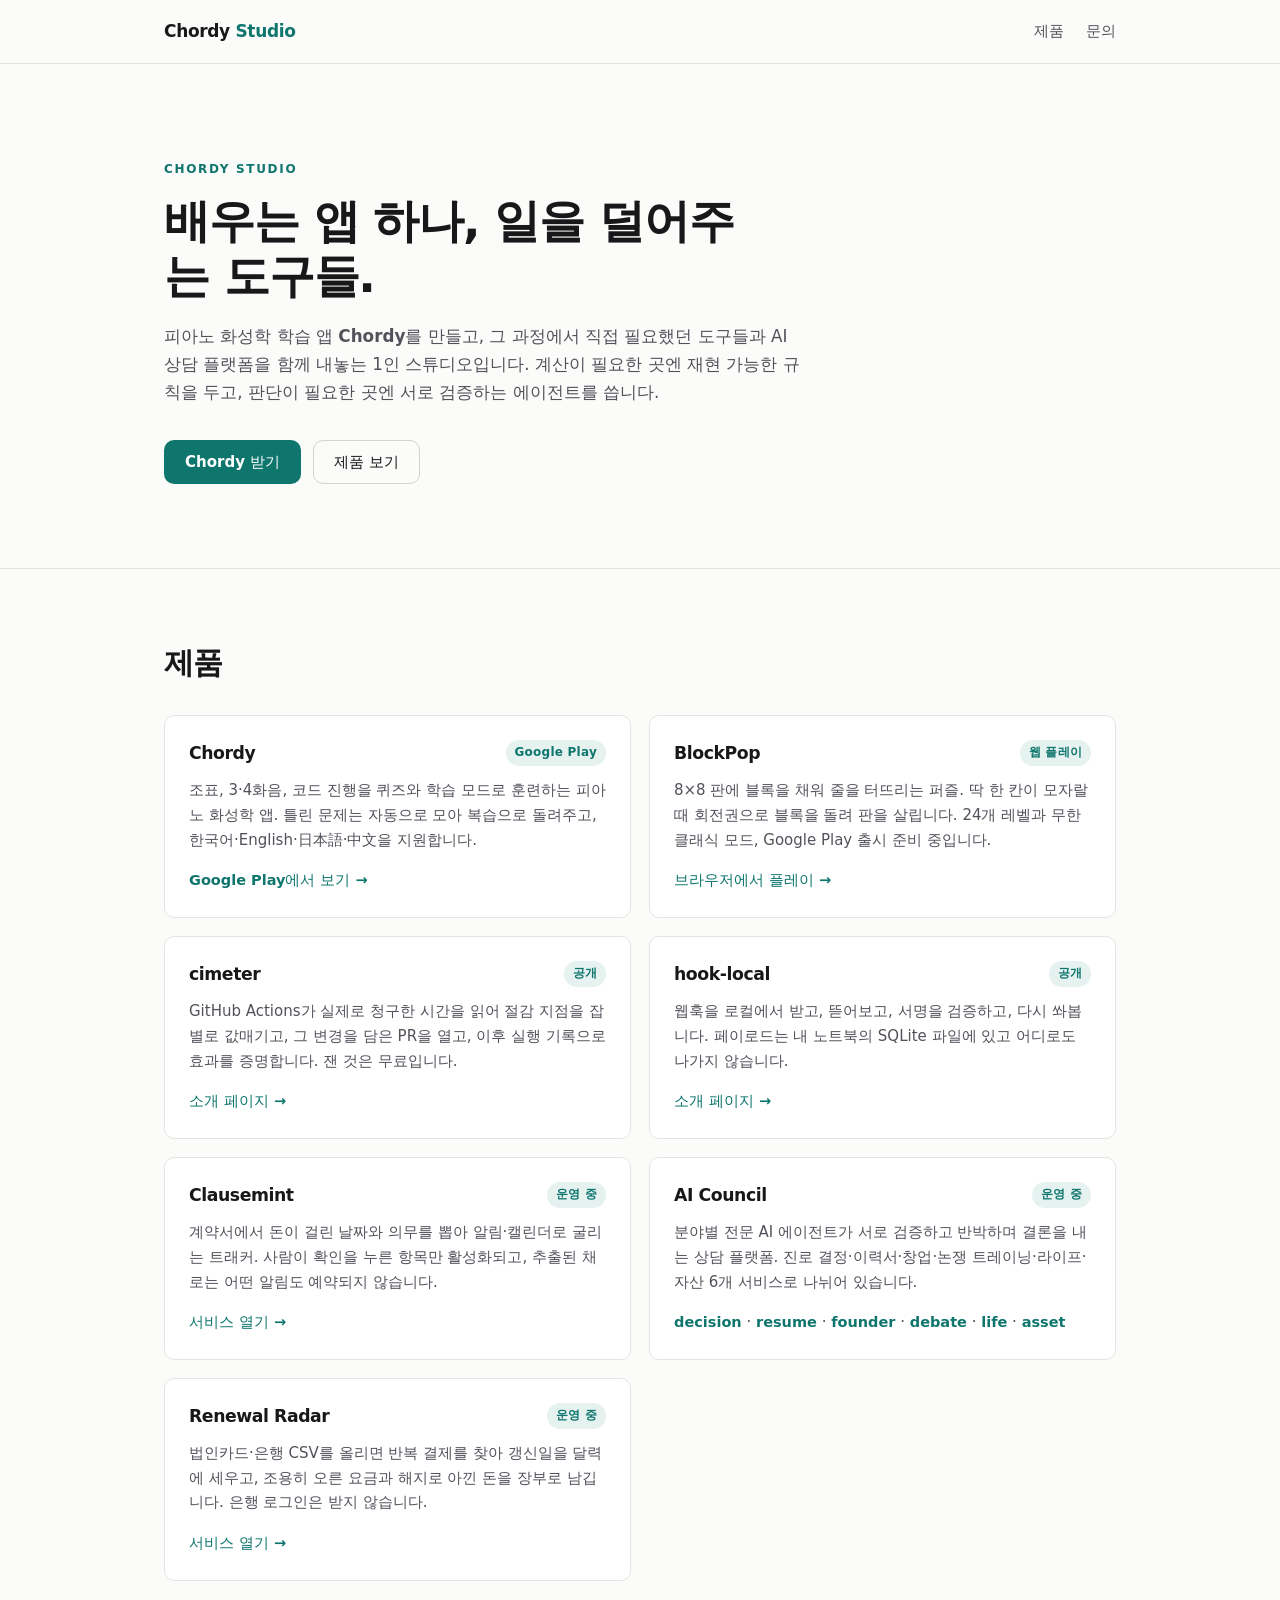
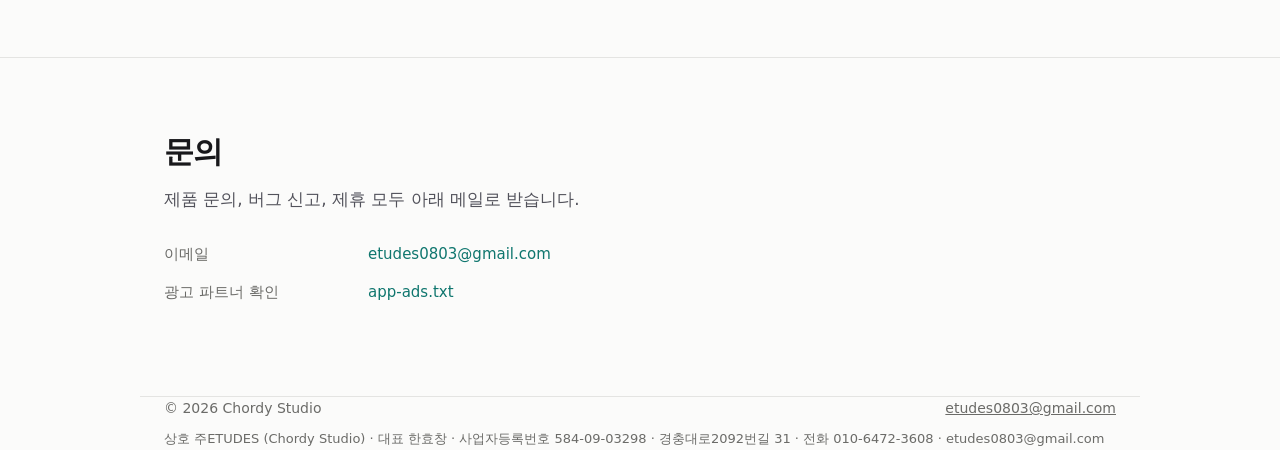
<file: index.html>
<!doctype html>
<html lang="ko">
<head>
<meta charset="utf-8">
<meta name="viewport" content="width=device-width, initial-scale=1">
<title>Chordy Studio</title>
<meta name="description" content="Chordy Studio는 피아노 학습 앱 Chordy와 개발·업무용 도구, AI 상담 플랫폼을 만드는 1인 스튜디오입니다.">
<link rel="canonical" href="https://etudes0803-kor.github.io/">
<meta property="og:type" content="website">
<meta property="og:title" content="Chordy Studio">
<meta property="og:description" content="피아노 화성학 학습 앱과 개발자용 도구, AI 상담 플랫폼을 만드는 1인 스튜디오.">
<meta property="og:url" content="https://etudes0803-kor.github.io/">
<link rel="icon" href="data:image/svg+xml,<svg xmlns='http://www.w3.org/2000/svg' viewBox='0 0 32 32'><text y='26' font-size='26'>🎹</text></svg>">
<style>
  /* Same token family as the other Chordy Studio sites, so the properties read
     as one place rather than four unrelated pages. */
  :root {
    --bg: #fbfbfa;
    --surface: #ffffff;
    --line: #e4e4e2;
    --line-strong: #d2d2cf;
    --ink: #18181b;
    --ink-2: #52525b;
    /* ink-3 carries real body copy (captions, notes), so it clears AA at 4.5:1
       rather than sitting at the usual muted-grey value. */
    --ink-3: #6b6b68;
    --accent: #0f766e;
    --accent-ink: #ffffff;
    --accent-soft: #e6f2f0;
    --radius: 10px;
    --maxw: 1000px;
  }
  @media (prefers-color-scheme: dark) {
    :root {
      --bg: #0d0e11;
      --surface: #14161a;
      --line: #24272d;
      --line-strong: #333740;
      --ink: #f2f3f5;
      --ink-2: #a8adb6;
      --ink-3: #7c828c;
      --accent: #4db6a8;
      --accent-ink: #0d0e11;
      --accent-soft: #16302c;
    }
  }

  * { box-sizing: border-box; }
  html { scroll-behavior: smooth; }
  @media (prefers-reduced-motion: reduce) { html { scroll-behavior: auto; } }

  body {
    margin: 0;
    background: var(--bg);
    color: var(--ink);
    font-family: ui-sans-serif, system-ui, -apple-system, "Segoe UI", "Malgun Gothic", sans-serif;
    font-size: 16px;
    line-height: 1.65;
    -webkit-font-smoothing: antialiased;
  }
  .wrap { max-width: var(--maxw); margin: 0 auto; padding: 0 24px; }

  header.nav {
    position: sticky; top: 0; z-index: 40;
    height: 64px; display: flex; align-items: center;
    background: var(--bg);
    border-bottom: 1px solid var(--line);
  }
  .nav-in { display: flex; align-items: center; justify-content: space-between; gap: 20px; width: 100%; }
  .brand { font-weight: 650; letter-spacing: -0.02em; font-size: 17px; text-decoration: none; color: var(--ink); }
  .brand b { color: var(--accent); font-weight: 650; }
  .nav-links { display: flex; align-items: center; gap: 22px; }
  .nav-links a { color: var(--ink-2); text-decoration: none; font-size: 14.5px; white-space: nowrap; }
  .nav-links a:hover { color: var(--ink); }

  .btn {
    display: inline-flex; align-items: center; justify-content: center;
    height: 44px; padding: 0 20px; border-radius: var(--radius);
    text-decoration: none; font-weight: 560; font-size: 15px; white-space: nowrap;
    border: 1px solid transparent; cursor: pointer;
    transition: transform .15s cubic-bezier(.16,1,.3,1), background-color .15s, border-color .15s;
  }
  .btn:active { transform: translateY(1px); }
  .btn-primary { background: var(--accent); color: var(--accent-ink); }
  .btn-primary:hover { background: color-mix(in srgb, var(--accent) 88%, black); }
  .btn-ghost { background: transparent; color: var(--ink); border-color: var(--line-strong); }
  .btn-ghost:hover { border-color: var(--ink-3); }
  a:focus-visible, .btn:focus-visible { outline: 2px solid var(--accent); outline-offset: 2px; }

  section { padding: 76px 0; border-top: 1px solid var(--line); }
  h1, h2, h3 { letter-spacing: -0.025em; line-height: 1.18; margin: 0; }
  h1 { font-size: clamp(2rem, 4.2vw, 2.9rem); font-weight: 640; }
  h2 { font-size: clamp(1.45rem, 2.7vw, 1.9rem); font-weight: 620; }
  h3 { font-size: 1.08rem; font-weight: 600; }
  p { margin: 0; }
  .lede { color: var(--ink-2); font-size: 1.05rem; max-width: 60ch; }
  .eyebrow {
    font-size: 12px; text-transform: uppercase; letter-spacing: .14em;
    color: var(--accent); font-weight: 620; margin-bottom: 14px;
  }

  .hero { padding: 96px 0 84px; border-top: 0; }
  .hero h1 { max-width: 18ch; }
  .hero .lede { margin-top: 20px; }
  .hero .cta { display: flex; flex-wrap: wrap; gap: 12px; margin-top: 34px; }

  .grid { display: grid; grid-template-columns: repeat(2, 1fr); gap: 18px; margin-top: 34px; }
  @media (max-width: 760px) { .grid { grid-template-columns: 1fr; } }

  .card {
    background: var(--surface);
    border: 1px solid var(--line);
    border-radius: var(--radius);
    padding: 24px;
    display: flex; flex-direction: column; gap: 12px;
  }
  .card-top { display: flex; align-items: center; justify-content: space-between; gap: 12px; }
  .card p { color: var(--ink-2); font-size: 15px; }
  .card .link { margin-top: auto; padding-top: 4px; }
  .card .link a { color: var(--accent); text-decoration: none; font-weight: 560; font-size: 14.5px; }
  .card .link a:hover { text-decoration: underline; }
  .card .link span { color: var(--ink-3); font-size: 14.5px; }

  .tag {
    font-size: 12px; font-weight: 600; letter-spacing: .02em;
    padding: 3px 9px; border-radius: 999px;
    background: var(--accent-soft); color: var(--accent);
    white-space: nowrap;
  }
  .tag-muted { background: transparent; color: var(--ink-3); border: 1px solid var(--line-strong); }

  .contact { display: grid; grid-template-columns: 180px 1fr; gap: 14px 24px; margin-top: 28px; font-size: 15px; }
  .contact dt { color: var(--ink-3); }
  .contact dd { margin: 0; color: var(--ink-2); }
  .contact a { color: var(--accent); text-decoration: none; }
  .contact a:hover { text-decoration: underline; }
  @media (max-width: 560px) { .contact { grid-template-columns: 1fr; gap: 4px 0; } .contact dd { margin-bottom: 12px; } }

  footer {
    border-top: 1px solid var(--line);
    padding: 32px 0 48px;
    color: var(--ink-3); font-size: 14px;
    display: flex; flex-wrap: wrap; gap: 8px 20px; align-items: center; justify-content: space-between;
  }
  footer a { color: var(--ink-3); }
  /* 전자상거래법 표시 의무 항목 — 한 줄로, 나머지 푸터 아래에 전체 너비로 */
  footer .legal { flex-basis: 100%; margin: 0; font-size: 13px; }
</style>
</head>
<body>

<header class="nav">
  <div class="wrap nav-in">
    <a class="brand" href="/">Chordy<b> Studio</b></a>
    <nav class="nav-links">
      <a href="#products">제품</a>
      <a href="#contact">문의</a>
    </nav>
  </div>
</header>

<main>
  <section class="hero">
    <div class="wrap">
      <p class="eyebrow">Chordy Studio</p>
      <h1>배우는 앱 하나, 일을 덜어주는 도구들.</h1>
      <p class="lede">
        피아노 화성학 학습 앱 <strong>Chordy</strong>를 만들고, 그 과정에서 직접 필요했던
        도구들과 AI 상담 플랫폼을 함께 내놓는 1인 스튜디오입니다. 계산이 필요한 곳엔
        재현 가능한 규칙을 두고, 판단이 필요한 곳엔 서로 검증하는 에이전트를 씁니다.
      </p>
      <div class="cta">
        <a class="btn btn-primary" href="https://play.google.com/store/apps/details?id=com.chordy.app">Chordy 받기</a>
        <a class="btn btn-ghost" href="#products">제품 보기</a>
      </div>
    </div>
  </section>

  <section id="products">
    <div class="wrap">
      <h2>제품</h2>
      <div class="grid">

        <article class="card">
          <div class="card-top">
            <h3>Chordy</h3>
            <span class="tag">Google Play</span>
          </div>
          <p>
            조표, 3·4화음, 코드 진행을 퀴즈와 학습 모드로 훈련하는 피아노 화성학 앱.
            틀린 문제는 자동으로 모아 복습으로 돌려주고, 한국어·English·日本語·中文을 지원합니다.
          </p>
          <p class="link"><a href="https://play.google.com/store/apps/details?id=com.chordy.app">Google Play에서 보기 →</a></p>
        </article>

        <article class="card">
          <div class="card-top">
            <h3>BlockPop</h3>
            <span class="tag">웹 플레이</span>
          </div>
          <p>
            8×8 판에 블록을 채워 줄을 터뜨리는 퍼즐. 딱 한 칸이 모자랄 때 회전권으로 블록을 돌려
            판을 살립니다. 24개 레벨과 무한 클래식 모드, Google Play 출시 준비 중입니다.
          </p>
          <p class="link"><a href="/blockpop/">브라우저에서 플레이 →</a></p>
        </article>

        <article class="card">
          <div class="card-top">
            <h3>cimeter</h3>
            <span class="tag">공개</span>
          </div>
          <p>
            GitHub Actions가 실제로 청구한 시간을 읽어 절감 지점을 잡별로 값매기고, 그 변경을
            담은 PR을 열고, 이후 실행 기록으로 효과를 증명합니다. 잰 것은 무료입니다.
          </p>
          <p class="link"><a href="https://kevin-hyochang.github.io/cimeter-web/">소개 페이지 →</a></p>
        </article>

        <article class="card">
          <div class="card-top">
            <h3>hook-local</h3>
            <span class="tag">공개</span>
          </div>
          <p>
            웹훅을 로컬에서 받고, 뜯어보고, 서명을 검증하고, 다시 쏴봅니다.
            페이로드는 내 노트북의 SQLite 파일에 있고 어디로도 나가지 않습니다.
          </p>
          <p class="link"><a href="https://kevin-hyochang.github.io/hook-local-site/">소개 페이지 →</a></p>
        </article>

        <article class="card">
          <div class="card-top">
            <h3>Clausemint</h3>
            <span class="tag">운영 중</span>
          </div>
          <p>
            계약서에서 돈이 걸린 날짜와 의무를 뽑아 알림·캘린더로 굴리는 트래커.
            사람이 확인을 누른 항목만 활성화되고, 추출된 채로는 어떤 알림도 예약되지 않습니다.
          </p>
          <p class="link"><a href="https://clausemint.etudes.duckdns.org/">서비스 열기 →</a></p>
        </article>

        <article class="card">
          <div class="card-top">
            <h3>AI Council</h3>
            <span class="tag">운영 중</span>
          </div>
          <p>
            분야별 전문 AI 에이전트가 서로 검증하고 반박하며 결론을 내는 상담 플랫폼.
            진로 결정·이력서·창업·논쟁 트레이닝·라이프·자산 6개 서비스로 나뉘어 있습니다.
          </p>
          <p class="link">
            <a href="https://decision.etudes.duckdns.org/">decision</a> ·
            <a href="https://resume.etudes.duckdns.org/">resume</a> ·
            <a href="https://founder.etudes.duckdns.org/">founder</a> ·
            <a href="https://debate.etudes.duckdns.org/">debate</a> ·
            <a href="https://life.etudes.duckdns.org/">life</a> ·
            <a href="https://asset.etudes.duckdns.org/">asset</a>
          </p>
        </article>

        <article class="card">
          <div class="card-top">
            <h3>Renewal Radar</h3>
            <span class="tag">운영 중</span>
          </div>
          <p>
            법인카드·은행 CSV를 올리면 반복 결제를 찾아 갱신일을 달력에 세우고,
            조용히 오른 요금과 해지로 아낀 돈을 장부로 남깁니다. 은행 로그인은 받지 않습니다.
          </p>
          <p class="link"><a href="https://radar.etudes.duckdns.org/">서비스 열기 →</a></p>
        </article>


      </div>
    </div>
  </section>

  <section id="contact">
    <div class="wrap">
      <h2>문의</h2>
      <p class="lede" style="margin-top:16px">
        제품 문의, 버그 신고, 제휴 모두 아래 메일로 받습니다.
      </p>
      <!-- 사업자 정보를 표시해야 할 때 여기에 상호 / 사업자등록번호 / 주소 행을 추가하세요.
           실제 등록 정보와 다르면 안 되므로 비워 둡니다. -->
      <dl class="contact">
        <dt>이메일</dt>
        <dd><a href="mailto:etudes0803@gmail.com">etudes0803@gmail.com</a></dd>
        <dt>광고 파트너 확인</dt>
        <dd><a href="/app-ads.txt">app-ads.txt</a></dd>
      </dl>
    </div>
  </section>
</main>

<footer class="wrap">
  <span>© 2026 Chordy Studio</span>
  <span><a href="mailto:etudes0803@gmail.com">etudes0803@gmail.com</a></span>
  <p class="legal">상호 주ETUDES (Chordy Studio) · 대표 한효창 · 사업자등록번호 584-09-03298 · 경충대로2092번길 31 · 전화 010-6472-3608 · etudes0803@gmail.com</p>
</footer>

</body>
</html>
</file>
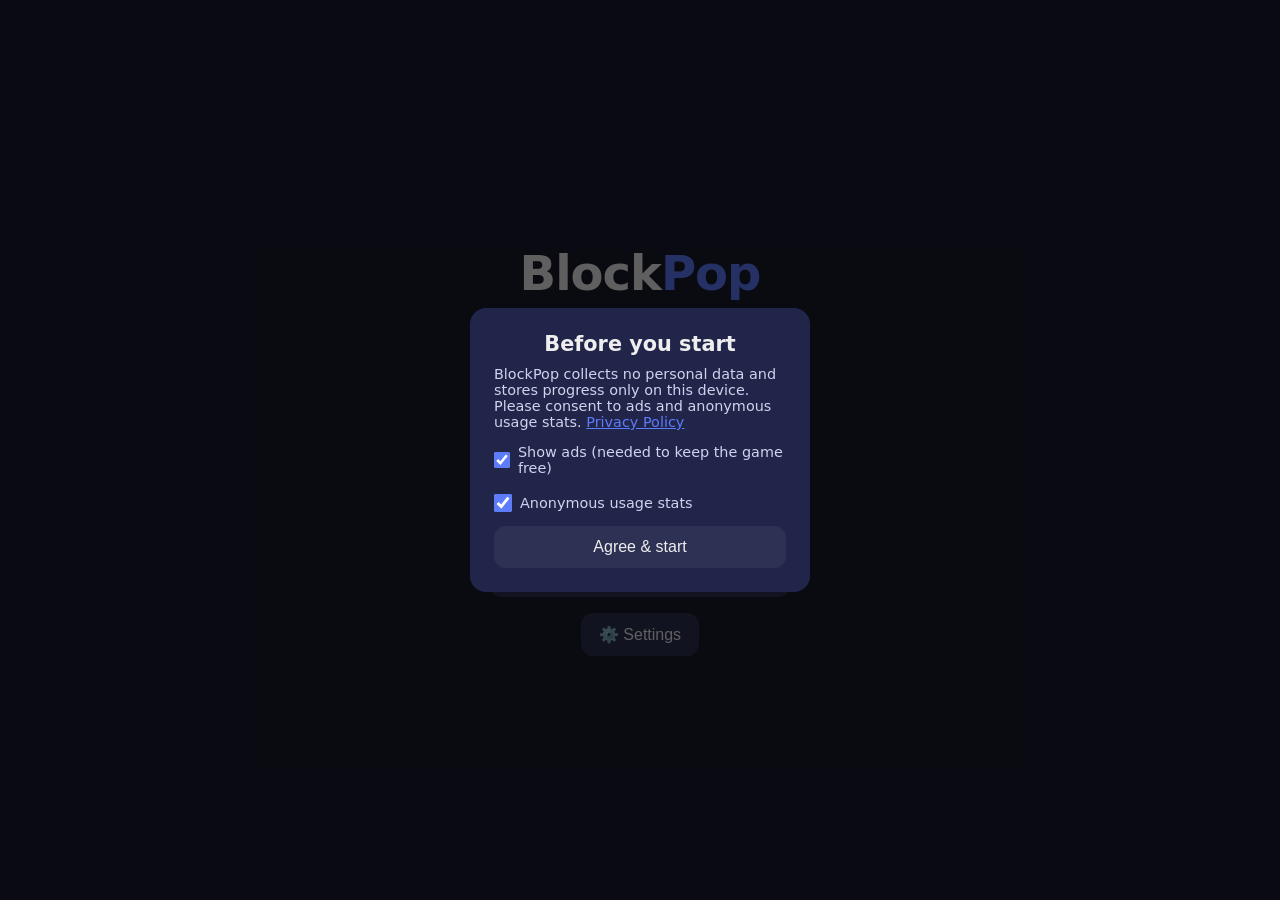
<file: blockpop/index.html>
<!doctype html>
<html lang="ko">
  <head>
    <meta charset="UTF-8" />
    <meta name="viewport" content="width=device-width, initial-scale=1.0, maximum-scale=1.0, user-scalable=no, viewport-fit=cover" />
    <meta name="theme-color" content="#1a1c2c" />
    <link rel="icon" type="image/svg+xml" href="./favicon.svg" />
    <meta name="description" content="BlockPop — 돌릴 수 없는 블록퍼즐? 이젠 돌린다. 무료 블록 퍼즐 게임" />
    <title>BlockPop — 블록 퍼즐</title>
    <script type="module" crossorigin src="./assets/index-xfAfsCWZ.js"></script>
    <link rel="stylesheet" crossorigin href="./assets/index-NBrA61rz.css">
  </head>
  <body>
    <div id="app"></div>
  </body>
</html>
</file>
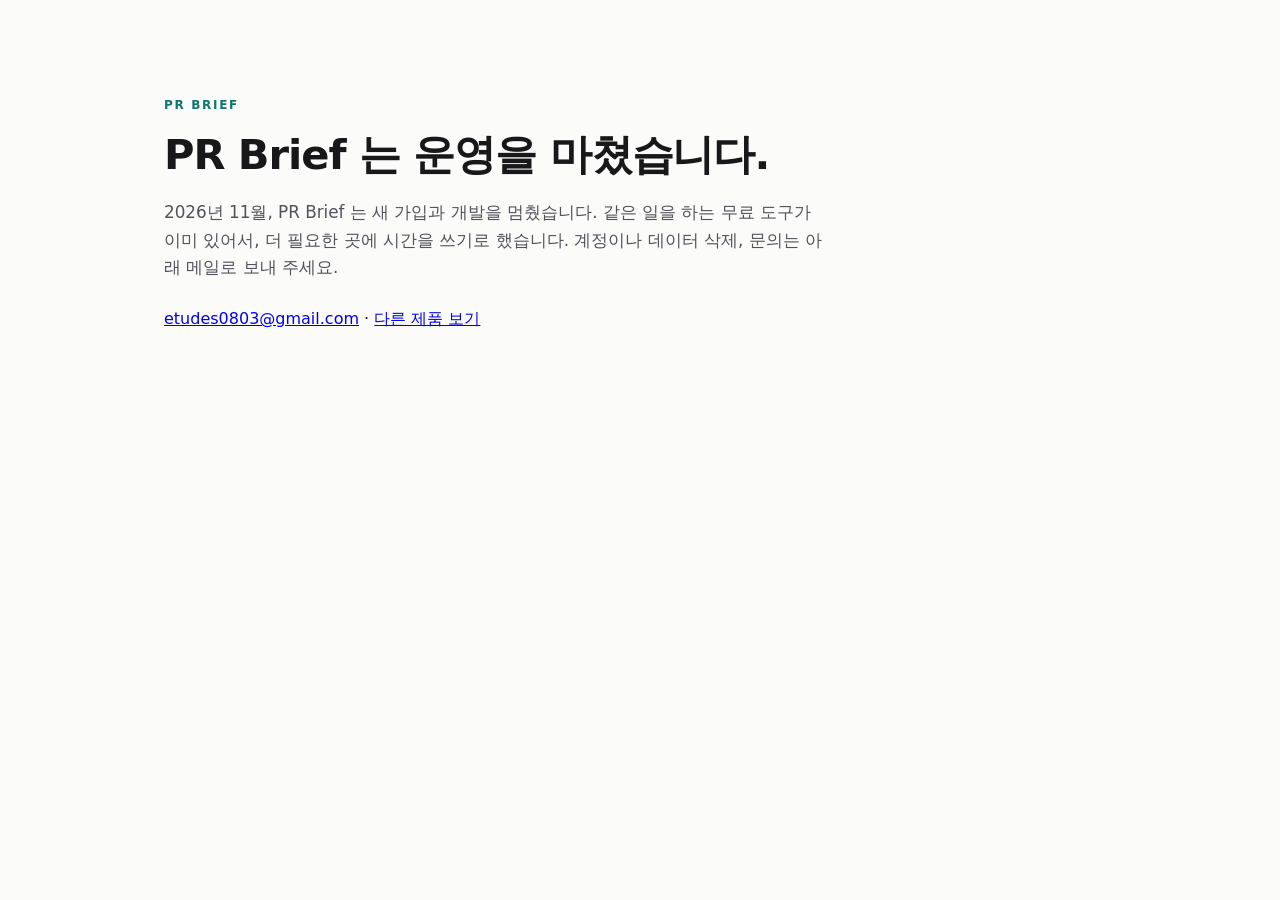
<file: prbrief.html>
<!doctype html>
<html lang="ko">
<head>
<meta charset="utf-8">
<meta name="viewport" content="width=device-width, initial-scale=1">
<title>PR Brief — Chordy Studio</title>
<meta name="description" content="PR Brief 는 2026년 11월 운영을 마쳤습니다.">
<link rel="canonical" href="https://etudes0803-kor.github.io/prbrief.html">
<meta property="og:type" content="article">
<meta property="og:title" content="PR Brief — Chordy Studio">
<meta property="og:description" content="PR Brief 는 2026년 11월 운영을 마쳤습니다.">
<meta property="og:url" content="https://etudes0803-kor.github.io/prbrief.html">
<link rel="icon" href="data:image/svg+xml,<svg xmlns='http://www.w3.org/2000/svg' viewBox='0 0 32 32'><text y='26' font-size='26'>🎹</text></svg>">
<style>
  /* index.html 과 같은 토큰 계열. 이 사이트는 빌드 단계가 없어서 페이지마다
     자기 스타일을 들고 다닌다 — 값을 바꾸면 두 파일을 함께 고쳐야 한다. */
  :root {
    --bg: #fbfbfa;
    --surface: #ffffff;
    --line: #e4e4e2;
    --line-strong: #d2d2cf;
    --ink: #18181b;
    --ink-2: #52525b;
    --ink-3: #6b6b68;
    --accent: #0f766e;
    --accent-ink: #ffffff;
    --accent-soft: #e6f2f0;
    --radius: 10px;
    --maxw: 1000px;
  }
  @media (prefers-color-scheme: dark) {
    :root {
      --bg: #0d0e11;
      --surface: #14161a;
      --line: #24272d;
      --line-strong: #333740;
      --ink: #f2f3f5;
      --ink-2: #a8adb6;
      --ink-3: #7c828c;
      --accent: #4db6a8;
      --accent-ink: #0d0e11;
      --accent-soft: #16302c;
    }
  }

  * { box-sizing: border-box; }
  html { scroll-behavior: smooth; }
  @media (prefers-reduced-motion: reduce) { html { scroll-behavior: auto; } }

  body {
    margin: 0;
    background: var(--bg);
    color: var(--ink);
    font-family: ui-sans-serif, system-ui, -apple-system, "Segoe UI", "Malgun Gothic", sans-serif;
    font-size: 16px;
    line-height: 1.65;
    -webkit-font-smoothing: antialiased;
  }
  .wrap { max-width: var(--maxw); margin: 0 auto; padding: 0 24px; }

  header.nav {
    position: sticky; top: 0; z-index: 40;
    height: 64px; display: flex; align-items: center;
    background: var(--bg);
    border-bottom: 1px solid var(--line);
  }
  .nav-in { display: flex; align-items: center; justify-content: space-between; gap: 20px; width: 100%; }
  .brand { font-weight: 650; letter-spacing: -0.02em; font-size: 17px; text-decoration: none; color: var(--ink); }
  .brand b { color: var(--accent); font-weight: 650; }
  .nav-links { display: flex; align-items: center; gap: 22px; }
  .nav-links a { color: var(--ink-2); text-decoration: none; font-size: 14.5px; white-space: nowrap; }
  .nav-links a:hover { color: var(--ink); }
  a:focus-visible { outline: 2px solid var(--accent); outline-offset: 2px; }

  section { padding: 64px 0; border-top: 1px solid var(--line); }
  h1, h2, h3 { letter-spacing: -0.025em; line-height: 1.18; margin: 0; }
  h1 { font-size: clamp(1.9rem, 3.8vw, 2.6rem); font-weight: 640; }
  h2 { font-size: clamp(1.35rem, 2.5vw, 1.7rem); font-weight: 620; }
  h3 { font-size: 1.02rem; font-weight: 600; }
  p { margin: 0; }
  .lede { color: var(--ink-2); font-size: 1.05rem; max-width: 62ch; }
  .eyebrow {
    font-size: 12px; text-transform: uppercase; letter-spacing: .14em;
    color: var(--accent); font-weight: 620; margin-bottom: 14px;
  }
  .tag {
    font-size: 12px; font-weight: 600; letter-spacing: .02em;
    padding: 3px 9px; border-radius: 999px;
    background: var(--accent-soft); color: var(--accent);
    white-space: nowrap;
  }
  .tag-muted { background: transparent; color: var(--ink-3); border: 1px solid var(--line-strong); }

  .hero { padding: 80px 0 64px; border-top: 0; }
  .hero .lede { margin-top: 20px; }
  .hero .tag { display: inline-block; margin-bottom: 18px; }

  .note {
    margin-top: 28px; padding: 18px 20px;
    background: var(--surface); border: 1px solid var(--line);
    border-left: 3px solid var(--accent);
    border-radius: var(--radius);
    color: var(--ink-2); font-size: 15px; max-width: 62ch;
  }
  .note strong { color: var(--ink); font-weight: 600; }

  .body-copy { color: var(--ink-2); max-width: 62ch; margin-top: 16px; }
  .body-copy + .body-copy { margin-top: 14px; }

  dl.facts { display: grid; grid-template-columns: 170px 1fr; gap: 12px 24px; margin: 28px 0 0; font-size: 15px; }
  dl.facts dt { color: var(--ink-3); }
  dl.facts dd { margin: 0; color: var(--ink-2); }
  @media (max-width: 620px) {
    dl.facts { grid-template-columns: 1fr; gap: 2px 0; }
    dl.facts dd { margin-bottom: 12px; }
  }

  ol.steps { list-style: none; counter-reset: step; padding: 0; margin: 32px 0 0; }
  ol.steps > li { counter-increment: step; position: relative; padding-left: 44px; margin-bottom: 30px; }
  ol.steps > li::before {
    content: counter(step);
    position: absolute; left: 0; top: 1px;
    width: 28px; height: 28px; border-radius: 999px;
    background: var(--accent-soft); color: var(--accent);
    font-size: 14px; font-weight: 650;
    display: flex; align-items: center; justify-content: center;
  }
  ol.steps p { color: var(--ink-2); font-size: 15px; margin-top: 6px; max-width: 58ch; }

  /* 코드는 페이지가 아니라 자기 상자 안에서 가로 스크롤한다 — 긴 curl 한 줄 때문에
     본문 전체가 옆으로 밀리면 모바일에서 글이 읽히지 않는다. */
  pre {
    margin: 12px 0 0;
    padding: 14px 16px;
    background: var(--surface);
    border: 1px solid var(--line);
    border-radius: var(--radius);
    overflow-x: auto;
    font-size: 13.5px;
    line-height: 1.6;
  }
  pre, code { font-family: ui-monospace, SFMono-Regular, "Cascadia Mono", Consolas, monospace; }
  pre code { color: var(--ink); }
  p code, li code, dd code {
    font-size: 13.5px; padding: 1px 5px; border-radius: 5px;
    background: var(--surface); border: 1px solid var(--line); color: var(--ink);
  }

  ul.plain { margin: 16px 0 0; padding-left: 20px; color: var(--ink-2); font-size: 15px; max-width: 62ch; }
  ul.plain li { margin-bottom: 8px; }

  .contact { display: grid; grid-template-columns: 180px 1fr; gap: 14px 24px; margin-top: 28px; font-size: 15px; }
  .contact dt { color: var(--ink-3); }
  .contact dd { margin: 0; color: var(--ink-2); }
  .contact a { color: var(--accent); text-decoration: none; }
  .contact a:hover { text-decoration: underline; }
  @media (max-width: 560px) { .contact { grid-template-columns: 1fr; gap: 4px 0; } .contact dd { margin-bottom: 12px; } }

  footer {
    border-top: 1px solid var(--line);
    padding: 32px 0 48px;
    color: var(--ink-3); font-size: 14px;
    display: flex; flex-wrap: wrap; gap: 8px 20px; align-items: center; justify-content: space-between;
  }
  footer a { color: var(--ink-3); }
  /* 전자상거래법 표시 의무 항목 — 한 줄로, 나머지 푸터 아래에 전체 너비로 */
  footer .legal { flex-basis: 100%; margin: 0; font-size: 13px; }
</style>
</head>
<body>
<main class="wrap" style="padding:96px 24px">
  <p class="eyebrow">PR Brief</p>
  <h1>PR Brief 는 운영을 마쳤습니다.</h1>
  <p class="lede" style="margin-top:20px">
    2026년 11월, PR Brief 는 새 가입과 개발을 멈췄습니다. 같은 일을 하는 무료 도구가 이미 있어서,
    더 필요한 곳에 시간을 쓰기로 했습니다. 계정이나 데이터 삭제, 문의는 아래 메일로 보내 주세요.
  </p>
  <p style="margin-top:24px"><a href="mailto:etudes0803@gmail.com">etudes0803@gmail.com</a> · <a href="/">다른 제품 보기</a></p>
</main>
</body>
</html>
</file>
<file: blockpop/assets/index-NBrA61rz.css>
*{box-sizing:border-box;-webkit-tap-highlight-color:transparent;margin:0;padding:0}html,body{height:100%}body{color:#eee;overscroll-behavior:none;touch-action:manipulation;-webkit-user-select:none;user-select:none;background:#1a1c2c;font-family:Segoe UI,system-ui,sans-serif}#app{max-width:480px;height:100%;margin:0 auto}.screen{flex-direction:column;gap:10px;height:100%;padding:12px;display:flex;overflow-y:auto}.home{text-align:center;justify-content:center;align-items:center;gap:16px}.home h1{letter-spacing:-1px;font-size:3rem}.home h1 span{color:#5c7cfa}.tagline{color:#8b90b0}.wallet{color:#cfd3ee;font-size:.95rem}button{color:#eee;cursor:pointer;background:#2d3153;border:none;border-radius:12px;padding:12px 18px;font-size:1rem}button:active{transform:scale(.97)}button.big{width:80%;max-width:300px;padding:16px;font-size:1.2rem}button.big small{color:#8b90b0;font-size:.75rem;display:block}button.locked{opacity:.4}.topbar{align-items:center;gap:10px;display:flex}.topbar span:nth-child(2){flex:1;font-weight:600}.topbar button{padding:8px 14px}.lvgrid{grid-template-columns:repeat(4,1fr);gap:8px;margin-bottom:8px;display:grid}.lv{aspect-ratio:1;flex-direction:column;justify-content:center;align-items:center;font-size:1.1rem;display:flex}.lv small{color:#ffd54f;height:.9em;font-size:.7rem}h3{color:#8b90b0;margin-top:6px;font-size:.9rem}.game{gap:6px}.hud{text-align:center;color:#cfd3ee;min-height:1.3em;font-size:.95rem}#game-canvas{touch-action:none;flex:1;width:100%;min-height:0}.boosters{justify-content:center;gap:10px;display:flex}.boosters button{min-width:84px}.boosters b{color:#ffd54f}.toolhint{text-align:center;color:#ffd54f;min-height:1.2em;font-size:.85rem}.tut{text-align:center;z-index:5;background:#2d3153;border:1px solid #5c7cfa;border-radius:12px;flex-direction:column;align-items:center;gap:8px;max-width:320px;padding:12px 16px;font-size:.9rem;display:flex;position:fixed;bottom:90px;left:50%;transform:translate(-50%)}.tut-skip{color:#8b90b0;background:0 0;border:none;padding:2px;font-size:.78rem;text-decoration:underline}.shop{flex-direction:column;gap:8px;display:flex}.shop-item{text-align:left;justify-content:space-between;align-items:center;gap:8px;display:flex}.shop-item b{color:#ffd54f;white-space:nowrap}.note{color:#8b90b0;text-align:center;font-size:.8rem}.modal-wrap{z-index:10;background:#0009;justify-content:center;align-items:center;display:flex;position:fixed;inset:0}.modal{text-align:center;background:#22254a;border-radius:16px;flex-direction:column;gap:10px;width:85%;max-width:340px;padding:24px;display:flex}.modal h2{font-size:1.3rem}.modal p{color:#cfd3ee}.ad-stub{z-index:20;background:#000000d9;justify-content:center;align-items:center;display:flex;position:fixed;inset:0}.ad-stub-box{text-align:center;color:#fff;background:#333;border-radius:12px;flex-direction:column;gap:12px;padding:40px;display:flex}.ad-timer{color:#ffd54f;font-size:2rem;font-weight:700}.consent-row{text-align:left;color:#cfd3ee;align-items:center;gap:8px;padding:4px 0;font-size:.9rem;display:flex}.consent-row input{accent-color:#5c7cfa;width:18px;height:18px}.consent-row select{color:#eee;background:#2d3153;border:1px solid #444a70;border-radius:6px;margin-left:auto;padding:4px 8px;font-size:.85rem}.link{color:#5c7cfa;text-align:center;padding:8px}button.danger{background:#6b2737}.star-row{gap:2px;display:inline-flex}.star-pop{color:#ffd54f;animation:.4s ease-out backwards star-pop;display:inline-block}@keyframes star-pop{0%{opacity:0;transform:scale(0)rotate(-15deg)}60%{opacity:1;transform:scale(1.3)rotate(8deg)}to{opacity:1;transform:scale(1)rotate(0)}}@media (prefers-reduced-motion:reduce){.star-pop{animation:none}}
</file>
